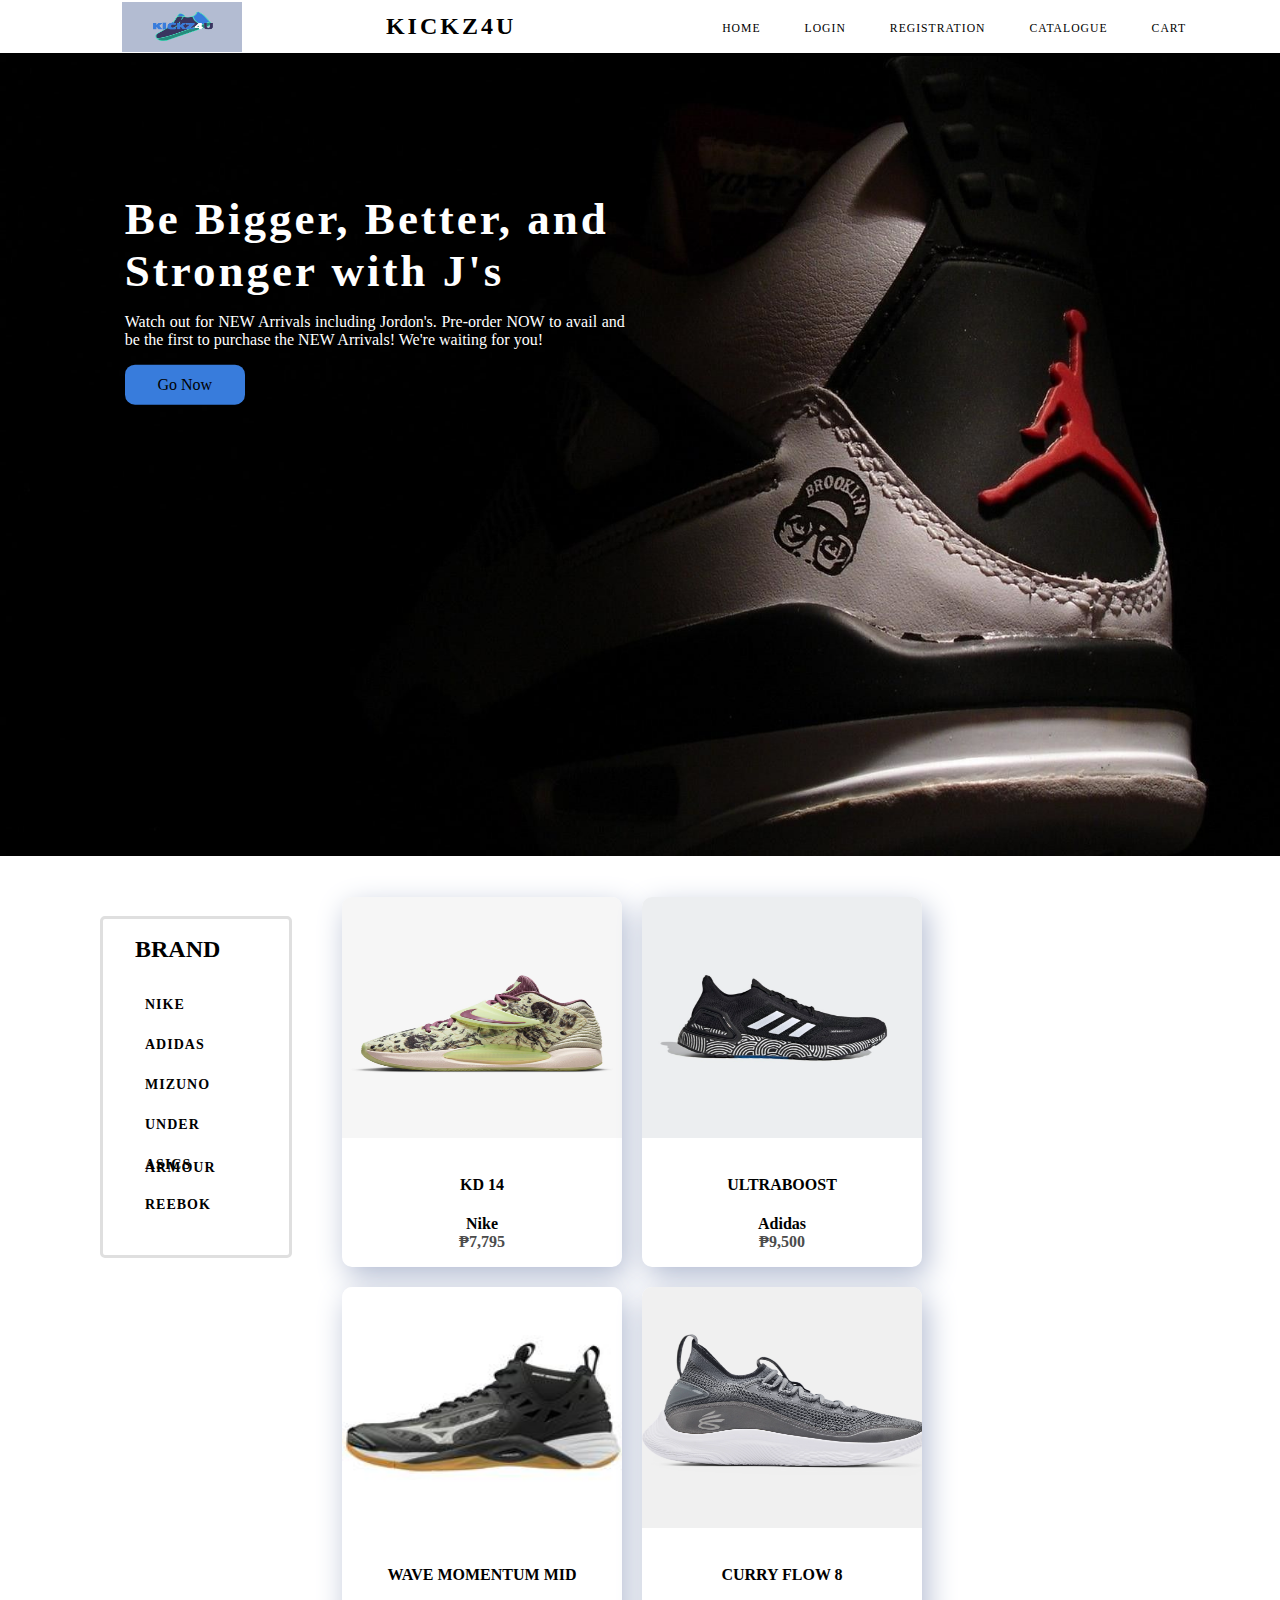
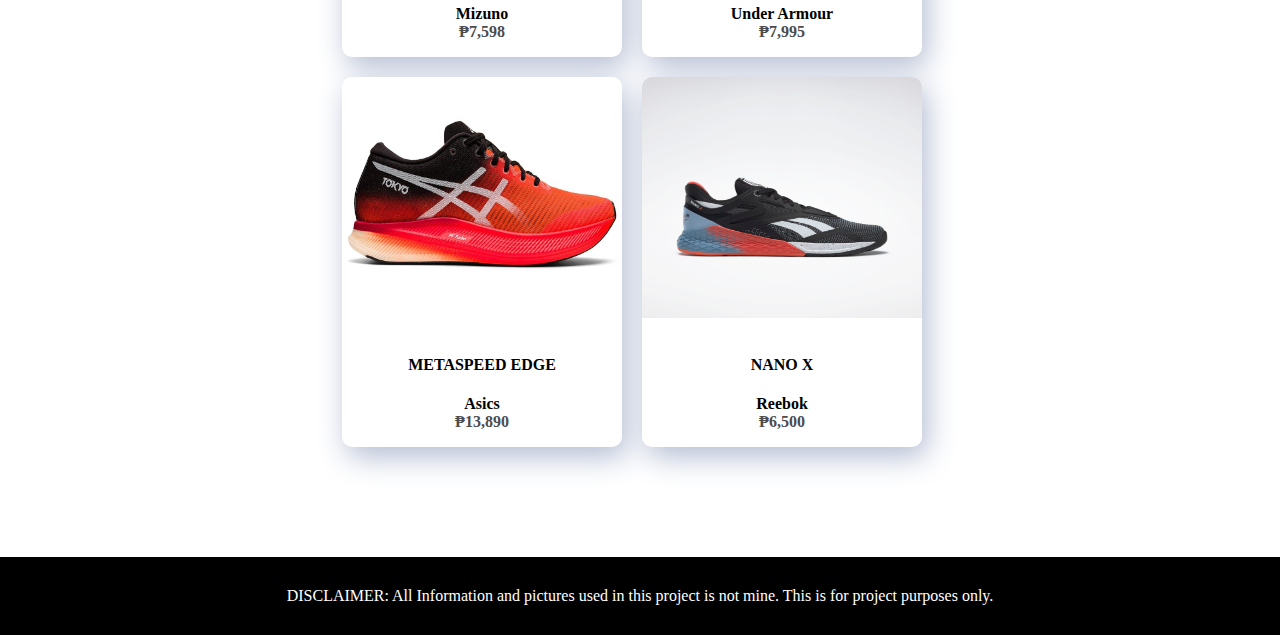
<file: index.html>
<!DOCTYPE html>
<html>

<head>
    <meta charset="UTF-8">
    <meta name="viewport" content="width=device-width, initial-scale=1.0">
    <title>Footwear Store</title>
    <link rel="stylesheet" href="style.css">
</head>

<body>
    <section class="header">
        <nav class="top-nav">
            <a href="index.html" style="margin-left: 50px;">
                <img src="images/logo1.png" height="50" width="120">
            </a>
            <a href="index.html" style="color: black;letter-spacing: 3px;">
                <h2>KICKZ4U</h2>
            </a>
            <ul class="menu">
                <li><a href="#" class="active">Home</a></li>
                <li><a href="login.html" class="inactive1">Login</a></li>
                <li><a href="#" class="inactive1">Registration</a></li>
                <li><a href="#" class="inactive1">Catalogue</a></li>
                <li><a href="#" class="inactive1">Cart</a></li>
            </ul>
        </nav>
        <div class="header-Feature">
            <div class="main-heading">
                <h1>Be Bigger, Better, and Stronger with J's</h1>
                <p style="text-align: justify;">Watch out for NEW Arrivals including Jordon's. Pre-order NOW to
                 avail and be the first to purchase the NEW Arrivals! We're waiting for you!</p>
                <a class="main-btn" href="#">Go Now</a>
            </div>
        </div>
    </section>
    <section class="mainContent">
        <div class="left-nav">
            <nav class="brand-list">
                <ul class="menu">
                    <h2>Brand</h2>
                    <li><a href="#" class="inactive2">Nike</a></li>
                    <li><a href="#" class="inactive2">Adidas</a></li>
                    <li><a href="#" class="inactive2">Mizuno</a></li>
                    <li><a href="#" class="inactive2">Under Armour</a></li>
                    <li><a href="#" class="inactive2">Asics</a></li>
                    <li><a href="#" class="inactive2">Reebok</a></li>
                </ul>
            </nav>
        </div>
        <div class="mainFrame">
            <ul>
                <li class="item-list">
                    <a href="kd14.html">
                        <div class="item-box">
                            <div class="i-img">
                                <img src="images/Nike/KD14/kd14-side.jpg">
                            </div>
                            <div class="i-text">
                                <h4>KD 14</h4>
                                <b>Nike</b>
                                <b style="color: #4c4c4c;">₱7,795</b>
                            </div>
                        </div>
                    </a>
                </li>
                <li class="item-list">
                    <a href="Ultraboost.html">
                        <div class="item-box">
                            <div class="i-img">
                                <img src="images/Adidas/Ultraboost summer/Ultraboost-side.jpg">
                            </div>
                            <div class="i-text">
                                <h4>ULTRABOOST</h4>
                                <b>Adidas</b>
                                <b style="color: #4c4c4c;">₱9,500</b>
                            </div>
                        </div>
                    </a>
                </li>
                <li class="item-list">
                    <a href="Wave-Momentum-Mid.html">
                        <div class="item-box">
                            <div class="i-img">
                                <img src="images/Mizuno/Wave Momentum Mid Volleyball Men Shoes/wave-momentum-mid-side-thumbnail.jpg">
                            </div>
                            <div class="i-text">
                                <h4>WAVE MOMENTUM MID</h4>
                                <b>Mizuno</b>
                                <b style="color: #4c4c4c;">₱7,598</b>
                            </div>
                        </div>
                    </a>
                </li>
            </ul>
            <ul>
                <li class="item-list">
                    <a href="curry-flow-8.html">
                        <div class="item-box">
                            <div class="i-img">
                                <img src="images/Under Armour/Curry Flow 8/Curry-Flow-8-other-side.jpg">
                            </div>
                            <div class="i-text">
                                <h4>CURRY FLOW 8</h4>
                                <b>Under Armour</b>
                                <b style="color: #4c4c4c;">₱7,995</b>
                            </div>
                        </div>
                    </a>
                </li>
                <li class="item-list">
                    <a href="metaspeed-edge.html">
                        <div class="item-box">
                            <div class="i-img">
                                <img src="images/Asics/Metaspeed Edge/Metaspeed-edge-side.jpg">
                            </div>
                            <div class="i-text">
                                <h4>METASPEED EDGE</h4>
                                <b>Asics</b>
                                <b style="color: #4c4c4c;">₱13,890</b>
                            </div>
                        </div>
                    </a>
                </li>
                <li class="item-list">
                    <a href="Nanoshoes-X.html">
                        <div class="item-box">
                            <div class="i-img">
                                <img src="images/Reebok/Reebok Nano X/Reebok-nano-x-side.jpg">
                            </div>
                            <div class="i-text">
                                <h4>NANO X</h4>
                                <b>Reebok</b>
                                <b style="color: #4c4c4c;">₱6,500</b>
                            </div>
                        </div>
                    </a>
                </li>
            </ul>
        </div>
    </section>

    <div class="footer">
        <div>
            DISCLAIMER: All Information and pictures used in this project is not mine. This is for project purposes only.
        </div>
    </div>
</body>

</html>
</file>
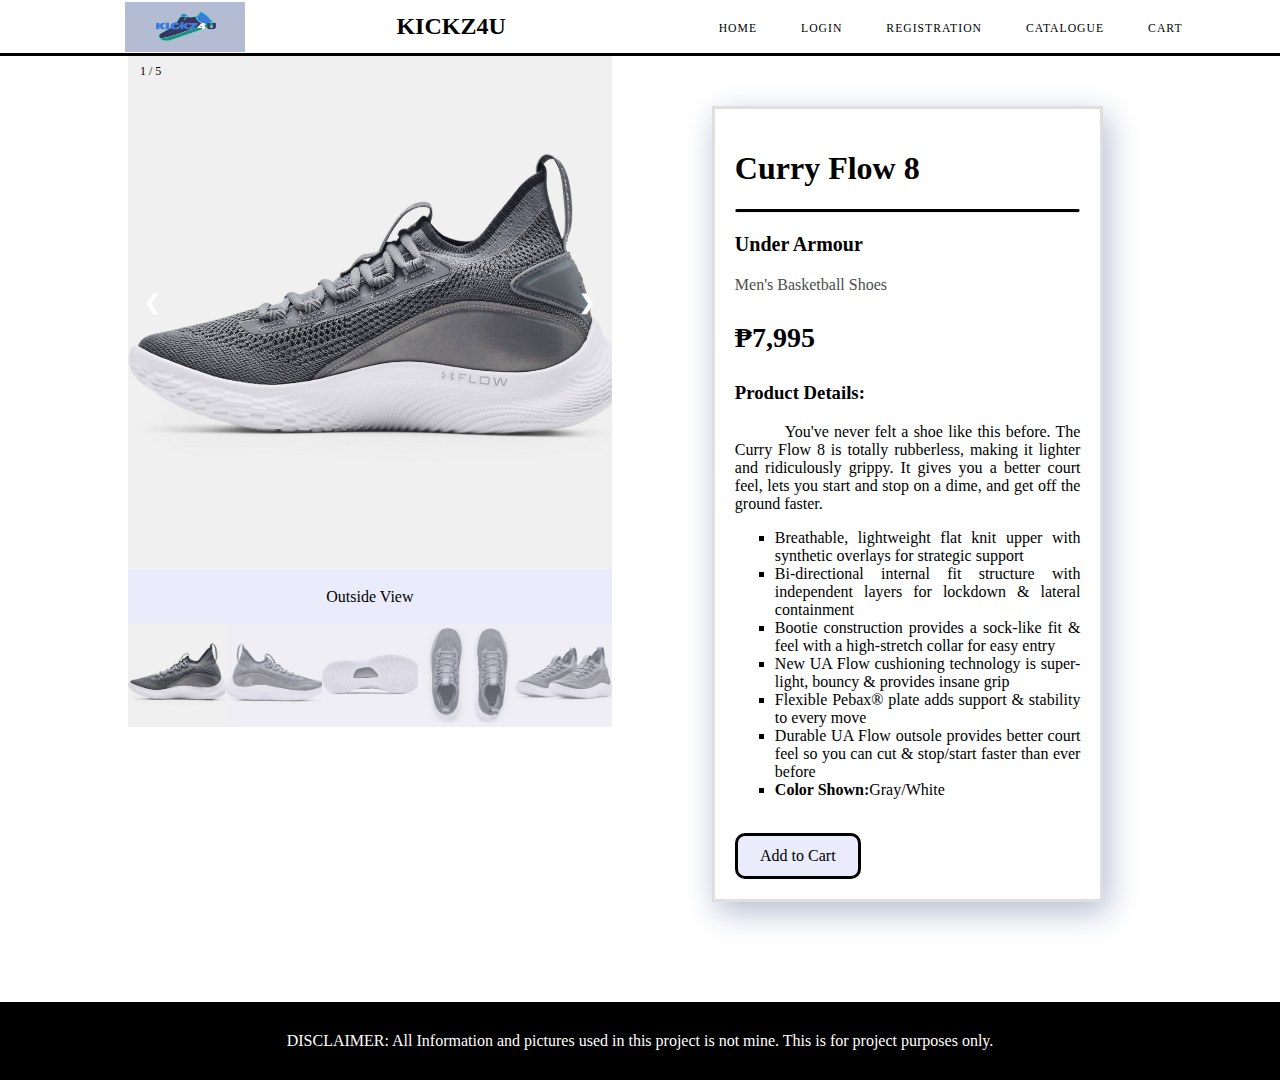
<file: curry-flow-8.html>
<!DOCTYPE html>
<html>

<head>
    <meta charset="UTF-8">
    <meta name="viewport" content="width=device-width, initial-scale=1.0">
    <title>Footwear Store</title>
    <link rel="stylesheet" href="style.css">
</head>

<body>
    <section class="header">
        <nav class="top-nav">
            <a href="index.html" style="margin-left: 50px;">
                <img src="images/logo1.png" height="50" width="120">
            </a>
            <a href="index.html" style="color: black;">
                <h2>KICKZ4U</h2>
            </a>
            <ul class="menu">
                <li><a href="index.html" class="inactive1">Home</a></li>
                <li><a href="login.html" class="inactive1">Login</a></li>
                <li><a href="#" class="inactive1">Registration</a></li>
                <li><a href="#" class="inactive1">Catalogue</a></li>
                <li><a href="#" class="inactive1">Cart</a></li>
            </ul>
        </nav>
    </section>
    <section class="item-content">
        <div class="item-gallery">
            <div>
                <div class="container">
                    <div class="Slides">
                        <div class="numbertext">1 / 5</div>
                        <img src="images/Under Armour/Curry Flow 8/Curry-Flow-8-side.jpg" style="width:100%">
                    </div>

                    <div class="Slides">
                        <div class="numbertext">2 / 5</div>
                        <img src="images/Under Armour/Curry Flow 8/Curry-Flow-8-other-side.jpg" style="width:100%">
                    </div>

                    <div class="Slides">
                        <div class="numbertext">3 / 5</div>
                        <img src="images/Under Armour/Curry Flow 8/Curry-Flow-8-sole.jpg" style="width:100%">
                    </div>

                    <div class="Slides">
                        <div class="numbertext">4 / 5</div>
                        <img src="images/Under Armour/Curry Flow 8/Curry-Flow-8-top.jpg" style="width:100%">
                    </div>

                    <div class="Slides">
                        <div class="numbertext">5 / 5</div>
                        <img src="images/Under Armour/Curry Flow 8/Curry-Flow-8-Angled.jpg" style="width:100%">
                    </div>

                    <a class="prev" onclick="plusSlides(-1)">❮</a>
                    <a class="next" onclick="plusSlides(1)">❯</a>

                    <div class="caption-container">
                        <p id="caption"></p>
                    </div>

                    <div class="row">
                        <div class="column5">
                            <img class="thumbnails" src="images/Under Armour/Curry Flow 8/Curry-Flow-8-side.jpg"
                                onclick="currentSlide(1)" alt="Outside View">
                        </div>
                        <div class="column5">
                            <img class="thumbnails" src="images/Under Armour/Curry Flow 8/Curry-Flow-8-other-side.jpg"
                                onclick="currentSlide(2)" alt="Inside View">
                        </div>
                        <div class="column5">
                            <img class="thumbnails" src="images/Under Armour/Curry Flow 8/Curry-Flow-8-sole.jpg"
                                onclick="currentSlide(3)" alt="Sole View">
                        </div>
                        <div class="column5">
                            <img class="thumbnails" src="images/Under Armour/Curry Flow 8/Curry-Flow-8-top.jpg"
                                onclick="currentSlide(4)" alt="Top View">
                        </div>
                        <div class="column5">
                            <img class="thumbnails" src="images/Under Armour/Curry Flow 8/Curry-Flow-8-Angled.jpg"
                                onclick="currentSlide(5)" alt="Angled Front View">
                        </div>
                    </div>
                </div>

                <script>
                    var slideIndex = 1;
                    showSlides(slideIndex);

                    function plusSlides(n) {
                        showSlides(slideIndex += n);
                    }

                    function currentSlide(n) {
                        showSlides(slideIndex = n);
                    }

                    function showSlides(n) {
                        var i;
                        var slides = document.getElementsByClassName("Slides");
                        var dots = document.getElementsByClassName("thumbnails");
                        var captionText = document.getElementById("caption");
                        if (n > slides.length) {
                            slideIndex = 1
                        }
                        if (n < 1) {
                            slideIndex = slides.length
                        }
                        for (i = 0; i < slides.length; i++) {
                            slides[i].style.display = "none";
                        }
                        for (i = 0; i < dots.length; i++) {
                            dots[i].className = dots[i].className.replace(" active", "");
                        }
                        slides[slideIndex - 1].style.display = "block";
                        dots[slideIndex - 1].className += " active";
                        captionText.innerHTML = dots[slideIndex - 1].alt;
                    }
                </script>
            </div>
        </div>
        <div class="item-info">
            <div>
                <h1>Curry Flow 8</h1>
                <hr style="border-top: 3px solid black; border-radius: 5px;">
                <h3 style="font-size: 20px;">Under Armour</h3>
                <div style="color: #4c4c4c;">Men's Basketball Shoes</div>
                <h3 style="font-size: 28px;">₱7,995</h3>
                <h3>Product Details:</h3>
                <p style="text-indent: 50px; text-align: justify;">
                    You've never felt a shoe like this before. The Curry Flow 8 is totally rubberless, making it lighter
                    and ridiculously grippy. It gives you a better court feel, lets you start and stop on a dime, and
                    get off the ground faster.
                </p>
                <ul style="list-style: square; text-align: Justify;">
                    <li>Breathable, lightweight flat knit upper with synthetic overlays for strategic support</li>
                    <li>Bi-directional internal fit structure with independent layers for lockdown & lateral containment
                    </li>
                    <li>Bootie construction provides a sock-like fit & feel with a high-stretch collar for easy entry
                    </li>
                    <li>New UA Flow cushioning technology is super-light, bouncy & provides insane grip</li>
                    <li>Flexible Pebax® plate adds support & stability to every move</li>
                    <li>Durable UA Flow outsole provides better court feel so you can cut & stop/start faster than ever
                        before</li>
                    <li><b>Color Shown:</b>Gray/White</li>
                </ul>
                <br>
                <a class="add-to-cart-btn" href="#">Add to Cart</a>
            </div>
        </div>
    </section>
    <div class="footer">
        <div>
            DISCLAIMER: All Information and pictures used in this project is not mine. This is for project purposes
            only.
        </div>
    </div>
</body>

</html>
</file>
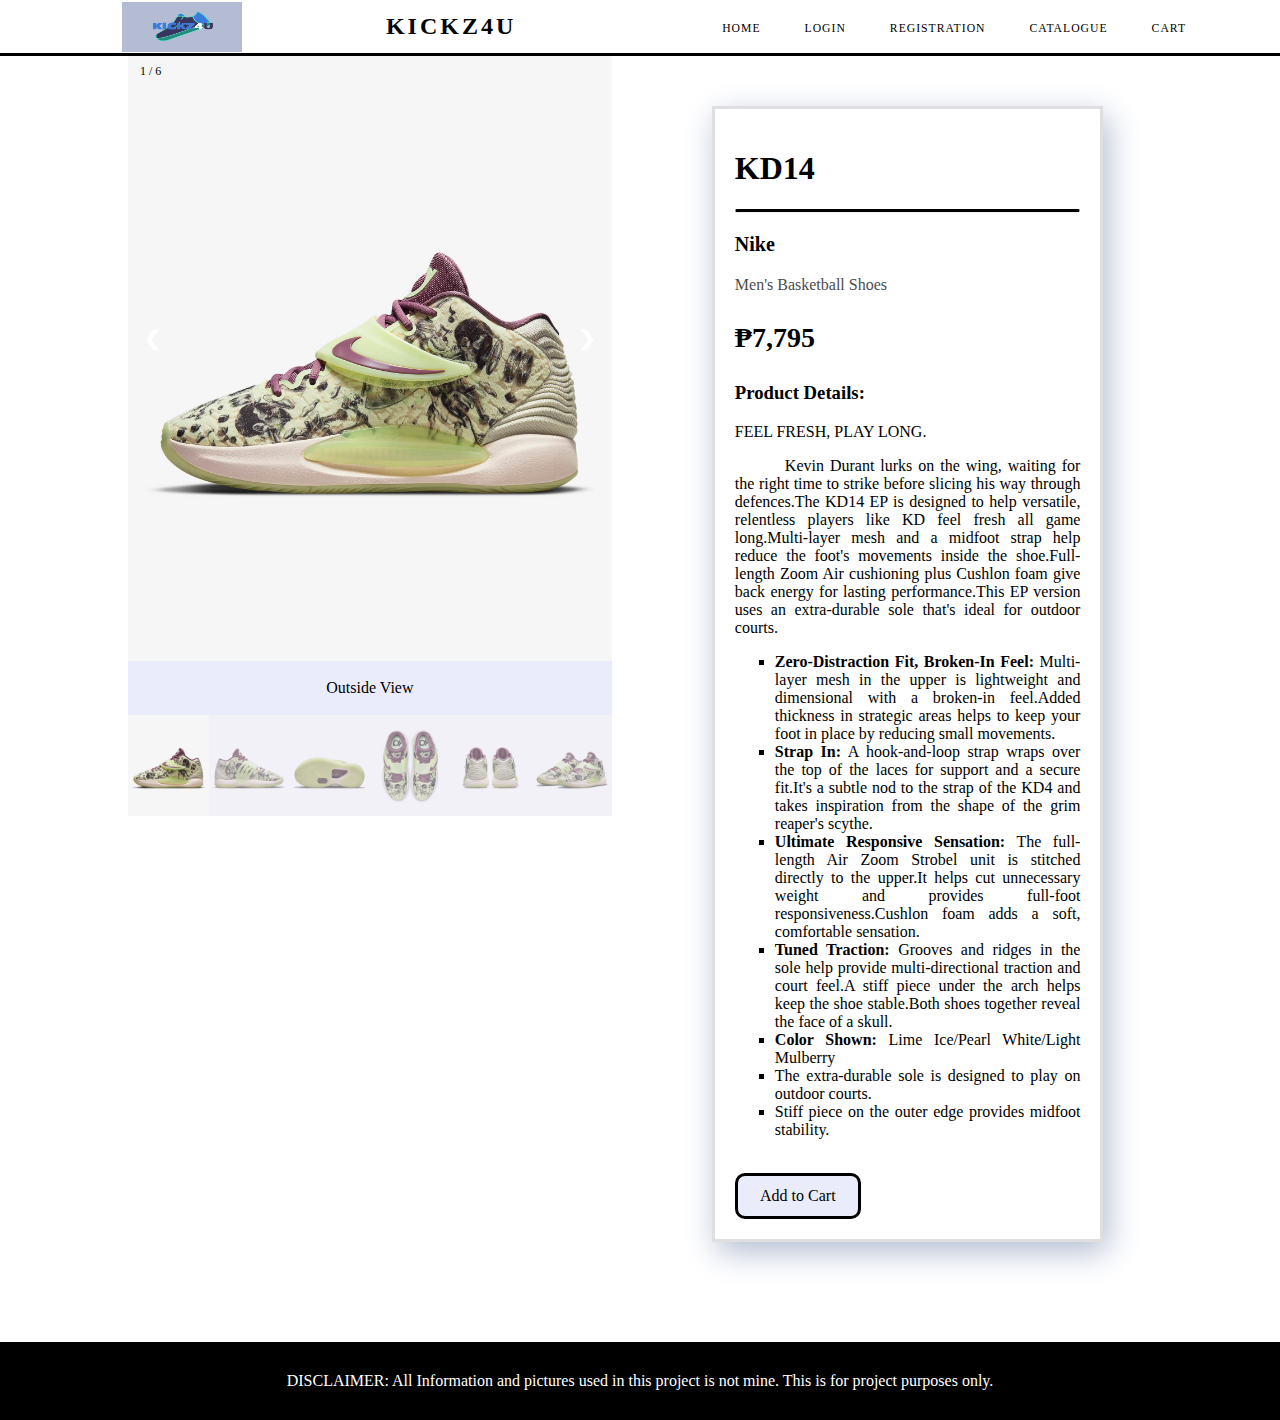
<file: kd14.html>
<!DOCTYPE html>
<html>

<head>
    <meta charset="UTF-8">
    <meta name="viewport" content="width=device-width, initial-scale=1.0">
    <title>Footwear Store</title>
    <link rel="stylesheet" href="style.css">
</head>

<body>
    <section class="header">
        <nav class="top-nav">
            <a href="index.html" style="margin-left: 50px;">
                <img src="images/logo1.png" height="50" width="120">
            </a>
            <a href="index.html" style="color: black;letter-spacing: 3px;">
                <h2>KICKZ4U</h2>
            </a>
            <ul class="menu">
                <li><a href="index.html" class="inactive1">Home</a></li>
                <li><a href="login.html" class="inactive1">Login</a></li>
                <li><a href="#" class="inactive1">Registration</a></li>
                <li><a href="#" class="inactive1">Catalogue</a></li>
                <li><a href="#" class="inactive1">Cart</a></li>
            </ul>
        </nav>
    </section>
    <section class="item-content">
        <div class="item-gallery">
            <div>
                <div class="container">
                    <div class="Slides">
                        <div class="numbertext">1 / 6</div>
                        <img src="images/Nike/KD14/kd14-side.jpg" style="width:100%">
                    </div>

                    <div class="Slides">
                        <div class="numbertext">2 / 6</div>
                        <img src="images/Nike/KD14/kd14-other-side.jpg" style="width:100%">
                    </div>

                    <div class="Slides">
                        <div class="numbertext">3 / 6</div>
                        <img src="images/Nike/KD14/kd14-sole.jpg" style="width:100%">
                    </div>

                    <div class="Slides">
                        <div class="numbertext">4 / 6</div>
                        <img src="images/Nike/KD14/kd14-top.jpg" style="width:100%">
                    </div>

                    <div class="Slides">
                        <div class="numbertext">5 / 6</div>
                        <img src="images/Nike/KD14/kd-14-back.jpg" style="width:100%">
                    </div>

                    <div class="Slides">
                        <div class="numbertext">6 / 6</div>
                        <img src="images/Nike/KD14/kd-14-angled.jpg" style="width:100%">
                    </div>

                    <a class="prev" onclick="plusSlides(-1)">❮</a>
                    <a class="next" onclick="plusSlides(1)">❯</a>

                    <div class="caption-container">
                        <p id="caption"></p>
                    </div>

                    <div class="row">
                        <div class="column6">
                            <img class="thumbnails" src="images/Nike/KD14/kd14-side.jpg" style="width:100%" onclick="currentSlide(1)" alt="Outside View">
                        </div>
                        <div class="column6">
                            <img class="thumbnails" src="images/Nike/KD14/kd14-other-side.jpg" style="width:100%" onclick="currentSlide(2)" alt="Inside View">
                        </div>
                        <div class="column6">
                            <img class="thumbnails" src="images/Nike/KD14/kd14-sole.jpg" style="width:100%" onclick="currentSlide(3)" alt="Sole View">
                        </div>
                        <div class="column6">
                            <img class="thumbnails" src="images/Nike/KD14/kd14-top.jpg" style="width:100%" onclick="currentSlide(4)" alt="Top View">
                        </div>
                        <div class="column6">
                            <img class="thumbnails" src="images/Nike/KD14/kd-14-back.jpg" style="width:100%" onclick="currentSlide(5)" alt="Back View">
                        </div>
                        <div class="column6">
                            <img class="thumbnails" src="images/Nike/KD14/kd-14-angled.jpg" style="width:100%" onclick="currentSlide(6)" alt="Angled Front View">
                        </div>
                    </div>
                </div>

                <script>
                    var slideIndex = 1;
                    showSlides(slideIndex);

                    function plusSlides(n) {
                        showSlides(slideIndex += n);
                    }

                    function currentSlide(n) {
                        showSlides(slideIndex = n);
                    }

                    function showSlides(n) {
                        var i;
                        var slides = document.getElementsByClassName("Slides");
                        var dots = document.getElementsByClassName("thumbnails");
                        var captionText = document.getElementById("caption");
                        if (n > slides.length) {
                            slideIndex = 1
                        }
                        if (n < 1) {
                            slideIndex = slides.length
                        }
                        for (i = 0; i < slides.length; i++) {
                            slides[i].style.display = "none";
                        }
                        for (i = 0; i < dots.length; i++) {
                            dots[i].className = dots[i].className.replace(" active", "");
                        }
                        slides[slideIndex - 1].style.display = "block";
                        dots[slideIndex - 1].className += " active";
                        captionText.innerHTML = dots[slideIndex - 1].alt;
                    }
                </script>
            </div>
        </div>
        <div class="item-info">
            <div>
                <h1>KD14</h1>
                <hr style="border-top: 3px solid black; border-radius: 5px;">
                <h3 style="font-size: 20px;">Nike</h3>
                <div style="color: #4c4c4c;">Men's Basketball Shoes</div>
                <h3 style="font-size: 28px;">₱7,795</h3>
                <h3>Product Details:</h3>
                FEEL FRESH, PLAY LONG.
                <br>
                <p style="text-indent: 50px; text-align: justify;">
                    Kevin Durant lurks on the wing, waiting for the right time to strike before slicing his way through defences.The KD14 EP is designed to help versatile, relentless players like KD feel fresh all game long.Multi-layer mesh and a midfoot strap help reduce the foot's movements inside the shoe.Full-length Zoom Air cushioning plus Cushlon foam give back energy for lasting performance.This EP version uses an extra-durable sole that's ideal for outdoor courts.</p>
                <ul style="list-style: square; text-align: Justify;">
                    <li><b>Zero-Distraction Fit, Broken-In Feel:</b> Multi-layer mesh in the upper is lightweight and dimensional with a broken-in feel.Added thickness in strategic areas helps to keep your foot in place by reducing small movements.</li>
                    <li><b>Strap In:</b> A hook-and-loop strap wraps over the top of the laces for support and a secure fit.It's a subtle nod to the strap of the KD4 and takes inspiration from the shape of the grim reaper's scythe.</li>
                    <li><b>Ultimate Responsive Sensation:</b> The full-length Air Zoom Strobel unit is stitched directly to the upper.It helps cut unnecessary weight and provides full-foot responsiveness.Cushlon foam adds a soft, comfortable sensation.</li>
                    <li><b>Tuned Traction:</b> Grooves and ridges in the sole help provide multi-directional traction and court feel.A stiff piece under the arch helps keep the shoe stable.Both shoes together reveal the face of a skull.</li>
                    <li><b>Color Shown:</b> Lime Ice/Pearl White/Light Mulberry</li>
                    <li>The extra-durable sole is designed to play on outdoor courts.</li>
                    <li>Stiff piece on the outer edge provides midfoot stability.</li>
                </ul>
                <br>
                <a class="add-to-cart-btn" href="#">Add to Cart</a>
            </div>
        </div>
    </section>
    <div class="footer">
        <div>
            DISCLAIMER: All Information and pictures used in this project is not mine. This is for project purposes only.
        </div>
    </div>
</body>

</html>
</file>
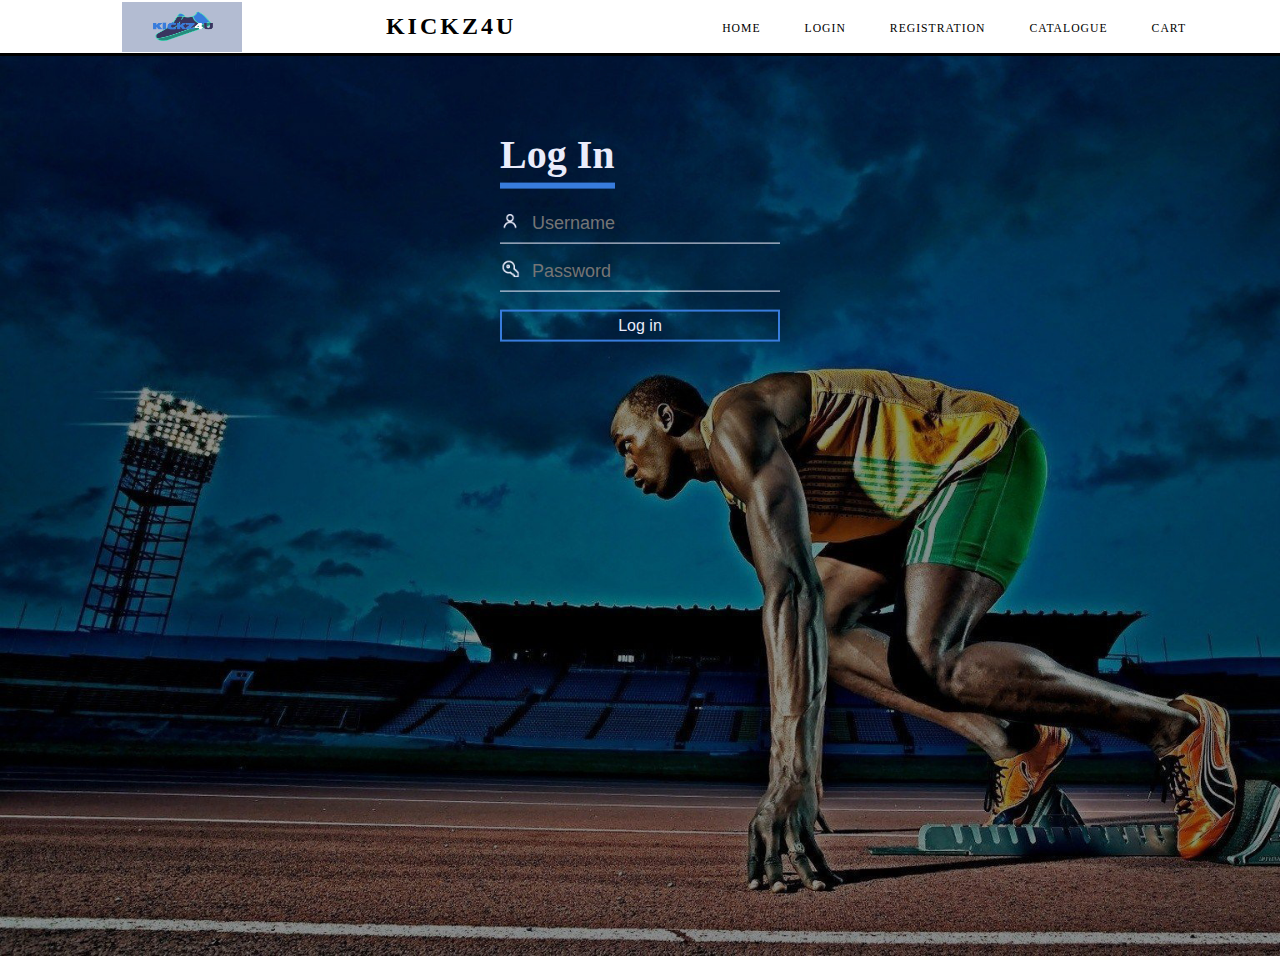
<file: Login.html>
<html>

<head>
    <meta charset="UTF-8">
    <meta name="viewport" content="width=device-width, initial-scale=1.0">
    <title>Log-in</title>
    <link rel="stylesheet" href="style.css">
</head>

<style>
    .login-body {
        height: 100%;
        width: 100%;
        background-repeat: no-repeat;
        background-size: cover;
        background-image: url(images/bg.jpg);
        flex-wrap: wrap;
    }

    .login-box {
        width: 280px;
        position: absolute;
        top: 25%;
        left: 50%;
        transform: translate(-50%, -50%);
        color: white;
    }

    .login-box h1 {
        float: left;
        font-size: 40px;
        border-bottom: 6px solid #387cdc;
        margin-bottom: 15px;
        padding: 5px 0;
        color: #eaecfb;
    }

    .textbox {
        width: 100%;
        overflow: hidden;
        font-size: 20px;
        padding: 8px 0;
        margin: 8px 0;
        border-bottom: 1px solid #eaecfb;
    }

    .textbox i {
        float: left;
        text-align: center;
    }

    .textbox input {
        border: none;
        outline: none;
        background: none;
        color: white;
        font-size: 18px;
        width: 80%;
        float: left;
        margin: 0 10px;
    }

    .btn {
        width: 100%;
        background: none;
        border: 2px solid #387cdc;
        color: #eaecfb;
        padding: 5px;
        font-size: 16px;
        cursor: pointer;
        margin: 10px 0;
    }
</style>

<body>
    <section class="header">
        <nav class="top-nav">
            <a href="index.html" style="margin-left: 50px;">
                <img src="images/logo1.png" height="50" width="120">
            </a>
            <a href="index.html" style="color: black;letter-spacing: 3px;">
                <h2>KICKZ4U</h2>
            </a>
            <ul class="menu">
                <li><a href="index.html" class="active">Home</a></li>
                <li><a href="login.html" class="inactive1">Login</a></li>
                <li><a href="#" class="inactive1">Registration</a></li>
                <li><a href="#" class="inactive1">Catalogue</a></li>
                <li><a href="#" class="inactive1">Cart</a></li>
            </ul>
        </nav>
    </section>
    <section class="login-body">
        <div class="login-box">
            <h1> Log In </h1>
            <div class="textbox">
                <i><img src="images/user.png" alt="user" width="20" height="20"></i>
                <input type="text" placeholder="Username" name="" value="">
            </div>
            <div class="textbox">
                <i><img src="images/password.png" alt="password" width="20" height="20"></i>
                <input type="password" placeholder="Password" name="" value="">
            </div>
            <input class="btn" type="button" name="" value="Log in">
        </div>
    </section>
</body>

</html>
</file>
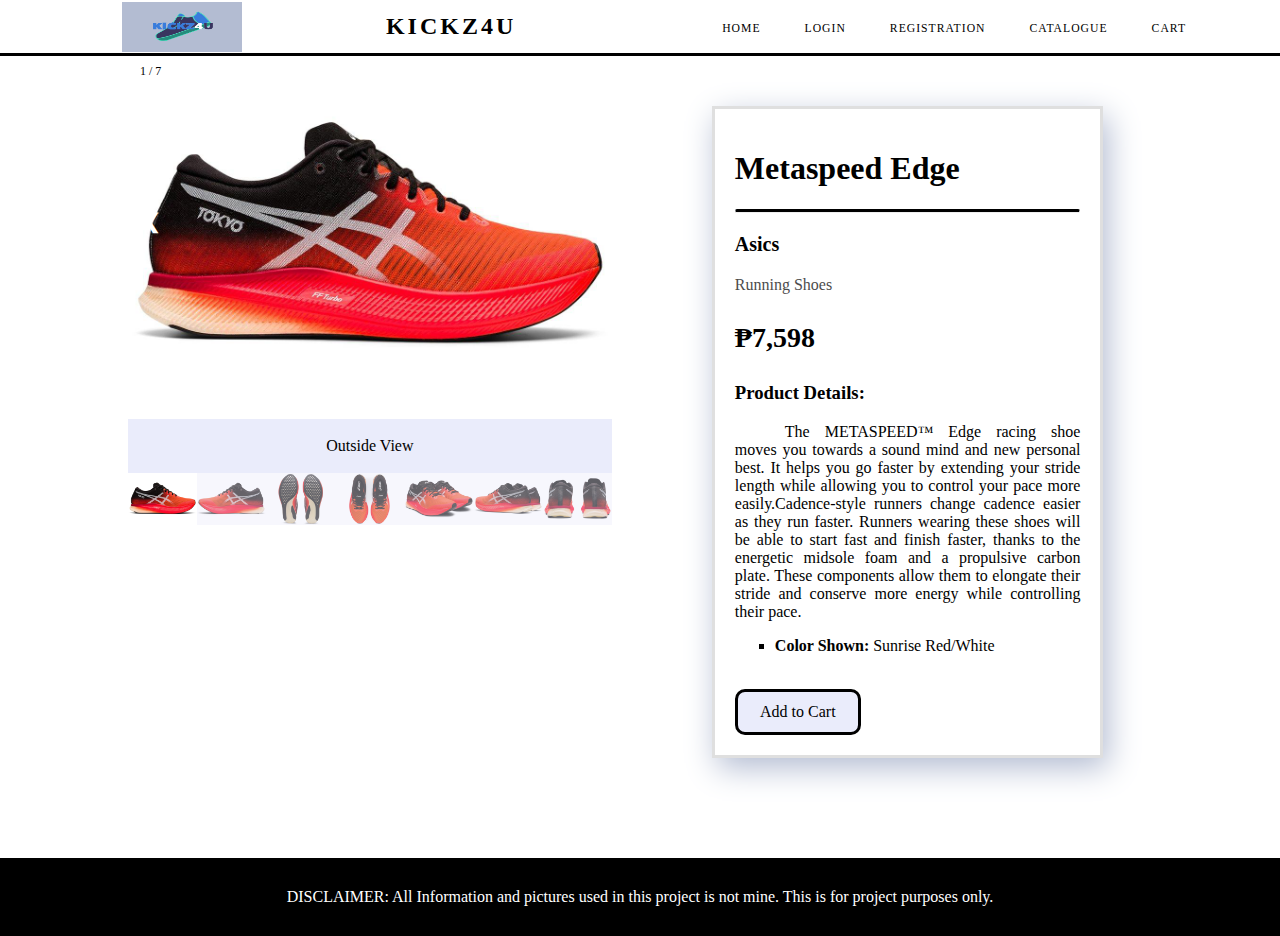
<file: metaspeed-edge.html>
<!DOCTYPE html>
<html>

<head>
    <meta charset="UTF-8">
    <meta name="viewport" content="width=device-width, initial-scale=1.0">
    <title>Footwear Store</title>
    <link rel="stylesheet" href="style.css">
</head>

<body>
    <section class="header">
        <nav class="top-nav">
            <a href="index.html" style="margin-left: 50px;">
                <img src="images/logo1.png" height="50" width="120">
            </a>
            <a href="index.html" style="color: black;letter-spacing: 3px;">
                <h2>KICKZ4U</h2>
            </a>
            <ul class="menu">
                <li><a href="index.html" class="inactive1">Home</a></li>
                <li><a href="login.html" class="inactive1">Login</a></li>
                <li><a href="#" class="inactive1">Registration</a></li>
                <li><a href="#" class="inactive1">Catalogue</a></li>
                <li><a href="#" class="inactive1">Cart</a></li>
            </ul>
        </nav>
    </section>
    <section class="item-content">
        <div class="item-gallery">
            <div>
                <div class="container">
                    <div class="Slides">
                        <div class="numbertext">1 / 7</div>
                        <img src="images/Asics/Metaspeed Edge/Metaspeed-edge-side.jpg" style="width:100%">
                    </div>

                    <div class="Slides">
                        <div class="numbertext">2 / 7</div>
                        <img src="images/Asics/Metaspeed Edge/Metaspeed-edge-other-side.jpg" style="width:100%">
                    </div>

                    <div class="Slides">
                        <div class="numbertext">3 / 7</div>
                        <img src="images/Asics/Metaspeed Edge/Metaspeed-edge-sole.jpg" style="width:100%">
                    </div>

                    <div class="Slides">
                        <div class="numbertext">4 / 7</div>
                        <img src="images/Asics/Metaspeed Edge/Metaspeed-edge-top.jpg" style="width:100%">
                    </div>

                    <div class="Slides">
                        <div class="numbertext">5 / 7</div>
                        <img src="images/Asics/Metaspeed Edge/Metaspeed-edge-angled.jpg" style="width:100%">
                    </div>

                    <div class="Slides">
                        <div class="numbertext">6 / 7</div>
                        <img src="images/Asics/Metaspeed Edge/Metaspeed-edge-angled-back.jpg" style="width:100%">
                    </div>

                    <div class="Slides">
                        <div class="numbertext">7 / 7</div>
                        <img src="images/Asics/Metaspeed Edge/Metaspeed-edge-back.jpg" style="width:100%">
                    </div>

                    <a class="prev" onclick="plusSlides(-1)">❮</a>
                    <a class="next" onclick="plusSlides(1)">❯</a>

                    <div class="caption-container">
                        <p id="caption"></p>
                    </div>

                    <div class="row">
                        <div class="column7">
                            <img class="thumbnails" src="images/Asics/Metaspeed Edge/Metaspeed-edge-side.jpg" onclick="currentSlide(1)" alt="Outside View">
                        </div>
                        <div class="column7">
                            <img class="thumbnails" src="images/Asics/Metaspeed Edge/Metaspeed-edge-other-side.jpg" onclick="currentSlide(2)" alt="Inside View">
                        </div>
                        <div class="column7">
                            <img class="thumbnails" src="images/Asics/Metaspeed Edge/Metaspeed-edge-sole.jpg" onclick="currentSlide(3)" alt="Sole View">
                        </div>
                        <div class="column7">
                            <img class="thumbnails" src="images/Asics/Metaspeed Edge/Metaspeed-edge-top.jpg" onclick="currentSlide(4)" alt="Top View">
                        </div>
                        <div class="column7">
                            <img class="thumbnails" src="images/Asics/Metaspeed Edge/Metaspeed-edge-angled.jpg" onclick="currentSlide(5)" alt="Angled Front View">
                        </div>
                        <div class="column7">
                            <img class="thumbnails" src="images/Asics/Metaspeed Edge/Metaspeed-edge-angled-back.jpg" onclick="currentSlide(6)" alt="Angled Back View">
                        </div>
                        <div class="column7">
                            <img class="thumbnails" src="images/Asics/Metaspeed Edge/Metaspeed-edge-back.jpg" onclick="currentSlide(7)" alt="Back View">
                        </div>
                    </div>
                </div>

                <script>
                    var slideIndex = 1;
                    showSlides(slideIndex);

                    function plusSlides(n) {
                        showSlides(slideIndex += n);
                    }

                    function currentSlide(n) {
                        showSlides(slideIndex = n);
                    }

                    function showSlides(n) {
                        var i;
                        var slides = document.getElementsByClassName("Slides");
                        var dots = document.getElementsByClassName("thumbnails");
                        var captionText = document.getElementById("caption");
                        if (n > slides.length) {
                            slideIndex = 1
                        }
                        if (n < 1) {
                            slideIndex = slides.length
                        }
                        for (i = 0; i < slides.length; i++) {
                            slides[i].style.display = "none";
                        }
                        for (i = 0; i < dots.length; i++) {
                            dots[i].className = dots[i].className.replace(" active", "");
                        }
                        slides[slideIndex - 1].style.display = "block";
                        dots[slideIndex - 1].className += " active";
                        captionText.innerHTML = dots[slideIndex - 1].alt;
                    }
                </script>
            </div>
        </div>
        <div class="item-info">
            <div>
                <h1>Metaspeed Edge</h1>
                <hr style="border-top: 3px solid black; border-radius: 5px;">
                <h3 style="font-size: 20px;">Asics</h3>
                <div style="color: #4c4c4c;">Running Shoes</div>
                <h3 style="font-size: 28px;">₱7,598</h3>
                <h3>Product Details:</h3>
                <p style="text-indent: 50px; text-align: justify;">
                    The METASPEED™ Edge racing shoe moves you towards a sound mind and new personal best. It helps you
                    go faster by extending your stride length while allowing you to control your pace more
                    easily.​Cadence-style runners change cadence easier as they run faster. Runners wearing these shoes
                    will be able to start fast and finish faster, thanks to the energetic midsole foam and a propulsive
                    carbon plate. These components allow them to elongate their stride and conserve more energy while
                    controlling their pace.</p>
                <ul style="list-style:square; text-align: Justify;">
                    <li><b>Color Shown:</b> Sunrise Red/White</li>
                </ul>
                <br>
                <a class="add-to-cart-btn" href="#">Add to Cart</a>
            </div>
        </div>
    </section>
    <div class="footer">
        <div>
            DISCLAIMER: All Information and pictures used in this project is not mine. This is for project purposes
            only.
        </div>
    </div>
</body>

</html>
</file>
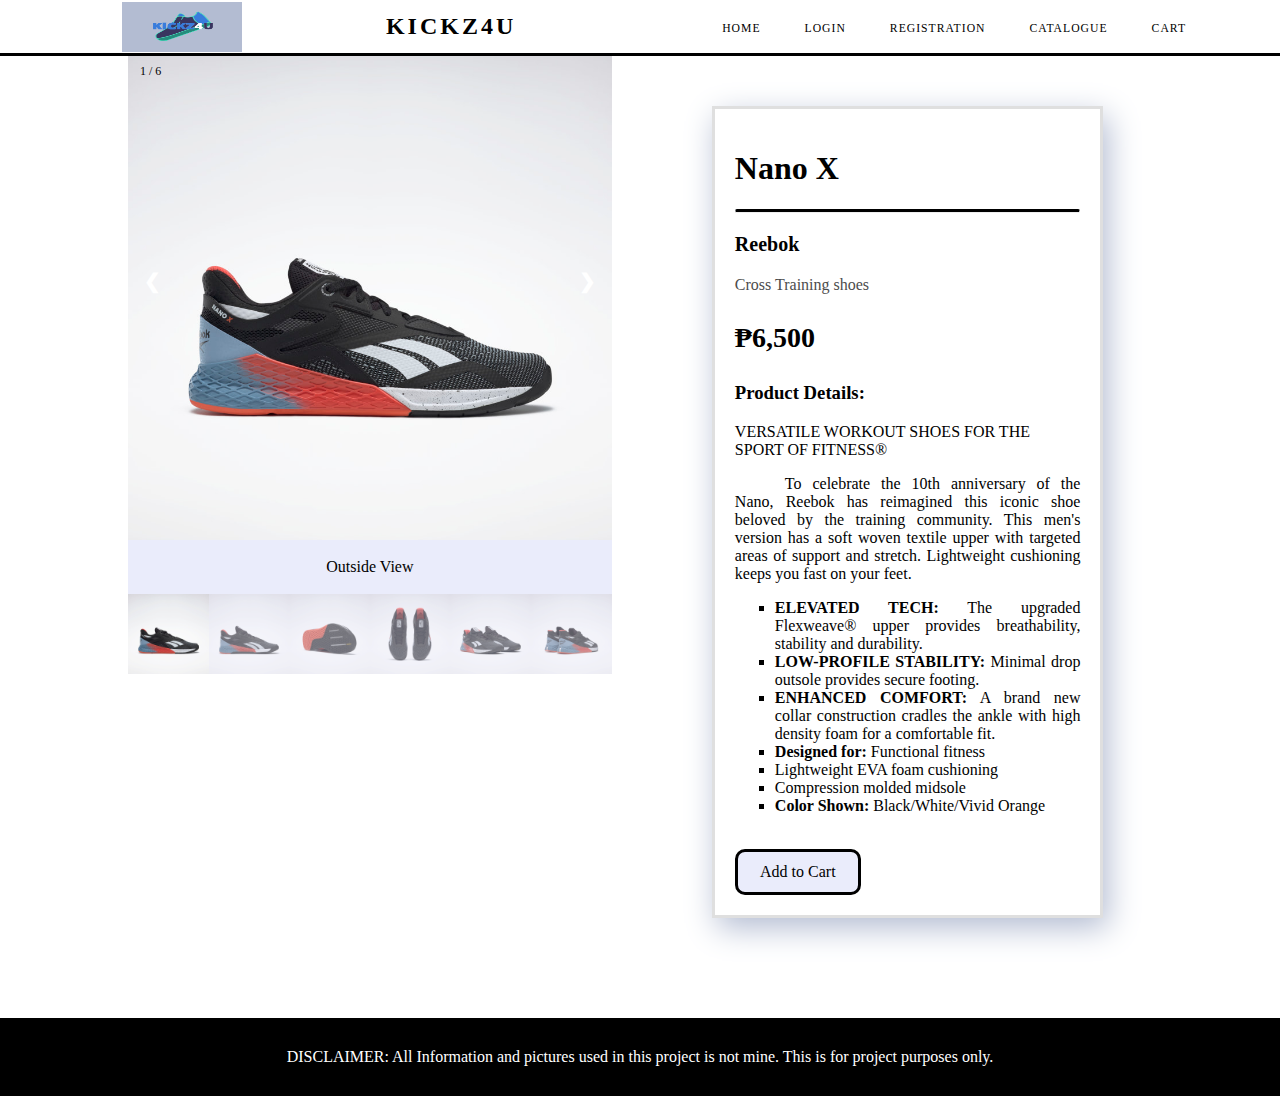
<file: Nanoshoes-X.html>
<!DOCTYPE html>
<html>

<head>
    <meta charset="UTF-8">
    <meta name="viewport" content="width=device-width, initial-scale=1.0">
    <title>Footwear Store</title>
    <link rel="stylesheet" href="style.css">
</head>

<body>
    <section class="header">
        <nav class="top-nav">
            <a href="index.html" style="margin-left: 50px;">
                <img src="images/logo1.png" height="50" width="120">
            </a>
            <a href="index.html" style="color: black;letter-spacing: 3px;">
                <h2>KICKZ4U</h2>
            </a>
            <ul class="menu">
                <li><a href="index.html" class="inactive1">Home</a></li>
                <li><a href="login.html" class="inactive1">Login</a></li>
                <li><a href="#" class="inactive1">Registration</a></li>
                <li><a href="#" class="inactive1">Catalogue</a></li>
                <li><a href="#" class="inactive1">Cart</a></li>
            </ul>
        </nav>
    </section>
    <section class="item-content">
        <div class="item-gallery">
            <div>
                <div class="container">
                    <div class="Slides">
                        <div class="numbertext">1 / 6</div>
                        <img src="images/Reebok/Reebok Nano X/Reebok-nano-x-side.jpg" style="width:100%">
                    </div>

                    <div class="Slides">
                        <div class="numbertext">2 / 6</div>
                        <img src="images/Reebok/Reebok Nano X/Reebok-nano-x-other-side.jpg" style="width:100%">
                    </div>

                    <div class="Slides">
                        <div class="numbertext">3 / 6</div>
                        <img src="images/Reebok/Reebok Nano X/Reebok-nano-x-sole.jpg" style="width:100%">
                    </div>

                    <div class="Slides">
                        <div class="numbertext">4 / 6</div>
                        <img src="images/Reebok/Reebok Nano X/Reebok-nano-x-top.jpg" style="width:100%">
                    </div>

                    <div class="Slides">
                        <div class="numbertext">5 / 6</div>
                        <img src="images/Reebok/Reebok Nano X/Reebok-nano-x-angled-side.jpg" style="width:100%">
                    </div>

                    <div class="Slides">
                        <div class="numbertext">6 / 6</div>
                        <img src="images/Reebok/Reebok Nano X/Reebok-nano-x-angled-back.jpg" style="width:100%">
                    </div>

                    <a class="prev" onclick="plusSlides(-1)">❮</a>
                    <a class="next" onclick="plusSlides(1)">❯</a>

                    <div class="caption-container">
                        <p id="caption"></p>
                    </div>

                    <div class="row">
                        <div class="column6">
                            <img class="thumbnails" src="images/Reebok/Reebok Nano X/Reebok-nano-x-side.jpg" style="width:100%"
                                onclick="currentSlide(1)" alt="Outside View">
                        </div>
                        <div class="column6">
                            <img class="thumbnails" src="images/Reebok/Reebok Nano X/Reebok-nano-x-other-side.jpg" style="width:100%"
                                onclick="currentSlide(2)" alt="Inside View">
                        </div>
                        <div class="column6">
                            <img class="thumbnails" src="images/Reebok/Reebok Nano X/Reebok-nano-x-sole.jpg" style="width:100%"
                                onclick="currentSlide(3)" alt="Sole View">
                        </div>
                        <div class="column6">
                            <img class="thumbnails" src="images/Reebok/Reebok Nano X/Reebok-nano-x-top.jpg" style="width:100%"
                                onclick="currentSlide(4)" alt="Top View">
                        </div>
                        <div class="column6">
                            <img class="thumbnails" src="images/Reebok/Reebok Nano X/Reebok-nano-x-angled-side.jpg" style="width:100%"
                                onclick="currentSlide(5)" alt="Angled Front View">
                        </div>
                        <div class="column6">
                            <img class="thumbnails" src="images/Reebok/Reebok Nano X/Reebok-nano-x-angled-back.jpg" style="width:100%"
                                onclick="currentSlide(6)" alt="Angled Back View">
                        </div>
                    </div>
                </div>

                <script>
                    var slideIndex = 1;
                    showSlides(slideIndex);

                    function plusSlides(n) {
                        showSlides(slideIndex += n);
                    }

                    function currentSlide(n) {
                        showSlides(slideIndex = n);
                    }

                    function showSlides(n) {
                        var i;
                        var slides = document.getElementsByClassName("Slides");
                        var dots = document.getElementsByClassName("thumbnails");
                        var captionText = document.getElementById("caption");
                        if (n > slides.length) {
                            slideIndex = 1
                        }
                        if (n < 1) {
                            slideIndex = slides.length
                        }
                        for (i = 0; i < slides.length; i++) {
                            slides[i].style.display = "none";
                        }
                        for (i = 0; i < dots.length; i++) {
                            dots[i].className = dots[i].className.replace(" active", "");
                        }
                        slides[slideIndex - 1].style.display = "block";
                        dots[slideIndex - 1].className += " active";
                        captionText.innerHTML = dots[slideIndex - 1].alt;
                    }
                </script>
            </div>
        </div>
        <div class="item-info">
            <div>
                <h1>Nano X</h1>
                <hr style="border-top: 3px solid black; border-radius: 5px;">
                <h3 style="font-size: 20px;">Reebok</h3>
                <div style="color: #4c4c4c;">Cross Training shoes</div>
                <h3 style="font-size: 28px;">₱6,500</h3>
                <h3>Product Details:</h3>
                VERSATILE WORKOUT SHOES FOR THE SPORT OF FITNESS®
                <br>
                <p style="text-indent: 50px; text-align: justify;">
                    To celebrate the 10th anniversary of the Nano, Reebok has reimagined this iconic shoe beloved by the
                    training community. This men's version has a soft woven textile upper with targeted areas of support
                    and stretch. Lightweight cushioning keeps you fast on your feet.</p>
                <ul style="list-style: square; text-align: Justify;">
                    <li><b>ELEVATED TECH:</b> The upgraded Flexweave® upper provides breathability, stability and
                        durability.</li>
                    <li><b>LOW-PROFILE STABILITY:</b> Minimal drop outsole provides secure footing.</li>
                    <li><b>ENHANCED COMFORT:</b> A brand new collar construction cradles the ankle with high density
                        foam for a comfortable fit.</li>
                    <li><b>Designed for:</b> Functional fitness</li>
                    <li>Lightweight EVA foam cushioning</li>
                    <li>Compression molded midsole</li>
                    <li><b>Color Shown:</b>  Black/White/Vivid Orange</li>
                </ul>
                <br>
                <a class="add-to-cart-btn" href="#">Add to Cart</a>
            </div>
        </div>
    </section>
    <div class="footer">
        <div>
            DISCLAIMER: All Information and pictures used in this project is not mine. This is for project purposes
            only.
        </div>
    </div>
</body>

</html>
</file>
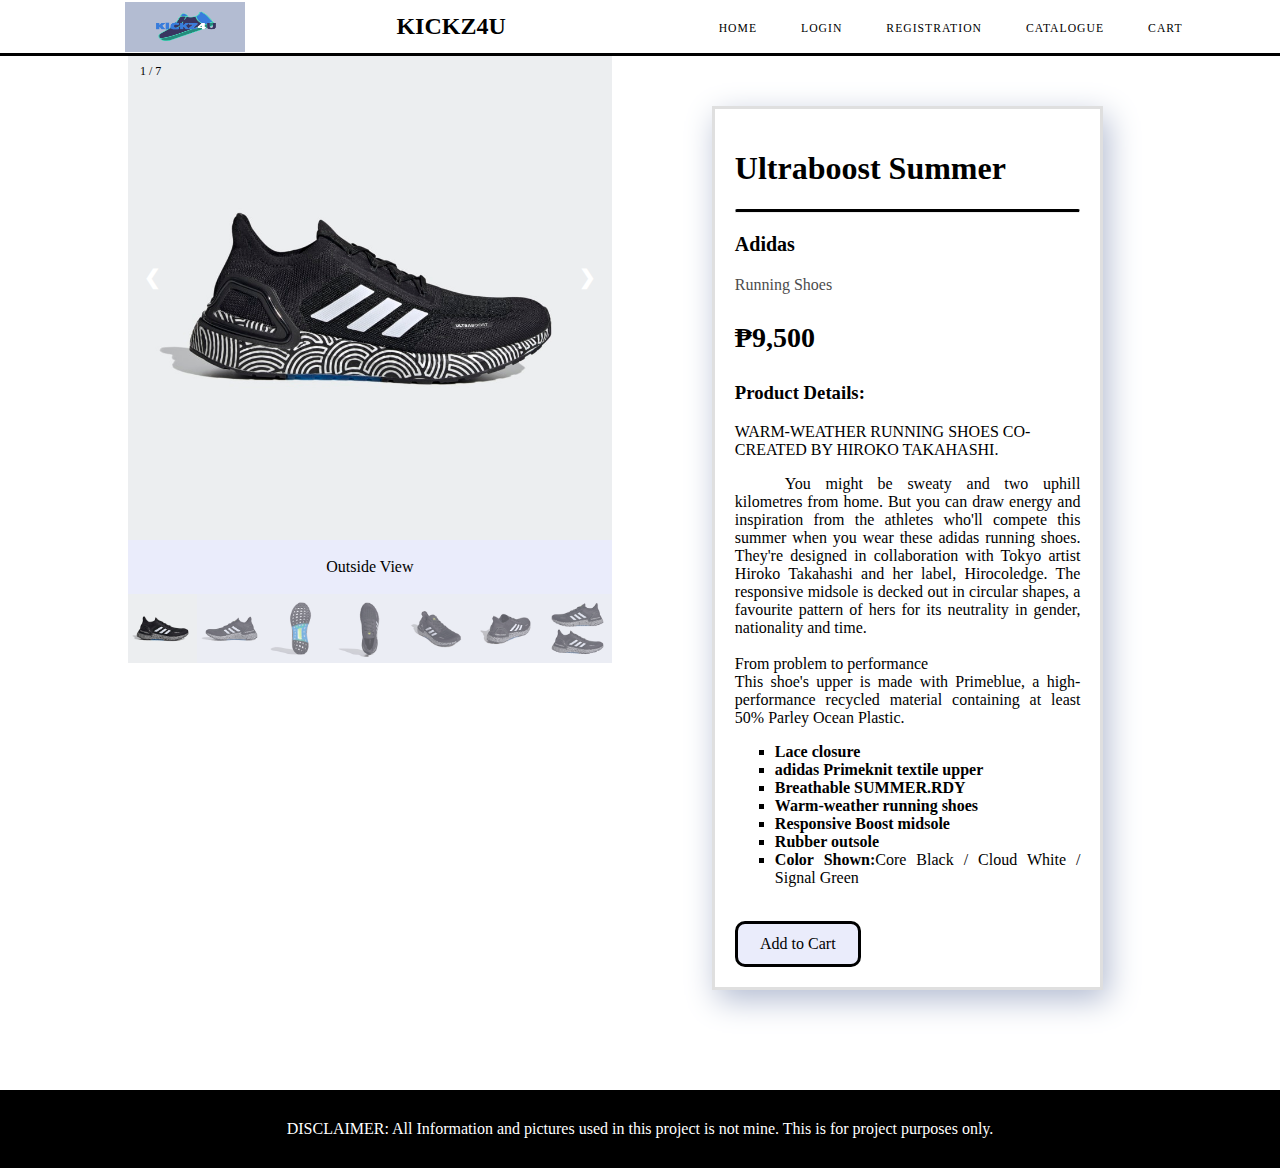
<file: Ultraboost.html>
<!DOCTYPE html>
<html>

<head>
    <meta charset="UTF-8">
    <meta name="viewport" content="width=device-width, initial-scale=1.0">
    <title>Footwear Store</title>
    <link rel="stylesheet" href="style.css">
</head>

<body>
    <section class="header">
        <nav class="top-nav">
            <a href="index.html" style="margin-left: 50px;">
                <img src="images/logo1.png" height="50" width="120">
            </a>
            <a href="index.html" style="color: black;">
                <h2>KICKZ4U</h2>
            </a>
            <ul class="menu">
                <li><a href="index.html" class="inactive1">Home</a></li>
                <li><a href="login.html" class="inactive1">Login</a></li>
                <li><a href="#" class="inactive1">Registration</a></li>
                <li><a href="#" class="inactive1">Catalogue</a></li>
                <li><a href="#" class="inactive1">Cart</a></li>
            </ul>
        </nav>
    </section>
    <section class="item-content">
        <div class="item-gallery">
            <div>
                <div class="container">
                    <div class="Slides">
                        <div class="numbertext">1 / 7</div>
                        <img src="images/Adidas/Ultraboost summer/Ultraboost-side.jpg" style="width:100%">
                    </div>

                    <div class="Slides">
                        <div class="numbertext">2 / 7</div>
                        <img src="images/Adidas/Ultraboost summer/Ultraboost-other-side.jpg" style="width:100%">
                    </div>

                    <div class="Slides">
                        <div class="numbertext">3 / 7</div>
                        <img src="images/Adidas/Ultraboost summer/Ultraboost-sole.jpg" style="width:100%">
                    </div>

                    <div class="Slides">
                        <div class="numbertext">4 / 7</div>
                        <img src="images/Adidas/Ultraboost summer/Ultraboost-top.jpg" style="width:100%">
                    </div>

                    <div class="Slides">
                        <div class="numbertext">5 / 7</div>
                        <img src="images/Adidas/Ultraboost summer/Ultraboost-angled.jpg" style="width:100%">
                    </div>

                    <div class="Slides">
                        <div class="numbertext">6 / 7</div>
                        <img src="images/Adidas/Ultraboost summer/Ultraboost-back-angled.jpg" style="width:100%">
                    </div>

                    <div class="Slides">
                        <div class="numbertext">7 / 7</div>
                        <img src="images/Adidas/Ultraboost summer/Ultraboost-side-by-side.jpg" style="width:100%">
                    </div>

                    <a class="prev" onclick="plusSlides(-1)">❮</a>
                    <a class="next" onclick="plusSlides(1)">❯</a>

                    <div class="caption-container">
                        <p id="caption"></p>
                    </div>

                    <div class="row">
                        <div class="column7">
                            <img class="thumbnails" src="images/Adidas/Ultraboost summer/Ultraboost-side.jpg" onclick="currentSlide(1)" alt="Outside View">
                        </div>
                        <div class="column7">
                            <img class="thumbnails" src="images/Adidas/Ultraboost summer/Ultraboost-other-side.jpg" onclick="currentSlide(2)" alt="Inside View">
                        </div>
                        <div class="column7">
                            <img class="thumbnails" src="images/Adidas/Ultraboost summer/Ultraboost-sole.jpg" onclick="currentSlide(3)" alt="Sole View">
                        </div>
                        <div class="column7">
                            <img class="thumbnails" src="images/Adidas/Ultraboost summer/Ultraboost-top.jpg" onclick="currentSlide(4)" alt="Top View">
                        </div>
                        <div class="column7">
                            <img class="thumbnails" src="images/Adidas/Ultraboost summer/Ultraboost-angled.jpg" onclick="currentSlide(5)" alt="Angled Front View">
                        </div>
                        <div class="column7">
                            <img class="thumbnails" src="images/Adidas/Ultraboost summer/Ultraboost-back-angled.jpg" onclick="currentSlide(6)" alt="Angled Back View">
                        </div>
                        <div class="column7">
                            <img class="thumbnails" src="images/Adidas/Ultraboost summer/Ultraboost-side-by-side.jpg" onclick="currentSlide(7)" alt="Outside and Inside View">
                        </div>
                    </div>
                </div>

                <script>
                    var slideIndex = 1;
                    showSlides(slideIndex);

                    function plusSlides(n) {
                        showSlides(slideIndex += n);
                    }

                    function currentSlide(n) {
                        showSlides(slideIndex = n);
                    }

                    function showSlides(n) {
                        var i;
                        var slides = document.getElementsByClassName("Slides");
                        var dots = document.getElementsByClassName("thumbnails");
                        var captionText = document.getElementById("caption");
                        if (n > slides.length) {
                            slideIndex = 1
                        }
                        if (n < 1) {
                            slideIndex = slides.length
                        }
                        for (i = 0; i < slides.length; i++) {
                            slides[i].style.display = "none";
                        }
                        for (i = 0; i < dots.length; i++) {
                            dots[i].className = dots[i].className.replace(" active", "");
                        }
                        slides[slideIndex - 1].style.display = "block";
                        dots[slideIndex - 1].className += " active";
                        captionText.innerHTML = dots[slideIndex - 1].alt;
                    }
                </script>
            </div>
        </div>
        <div class="item-info">
            <div>
                <h1>Ultraboost Summer</h1>
                <hr style="border-top: 3px solid black; border-radius: 5px;">
                <h3 style="font-size: 20px;">Adidas</h3>
                <div style="color: #4c4c4c;">Running Shoes</div>
                <h3 style="font-size: 28px;">₱9,500</h3>
                <h3>Product Details:</h3>
                WARM-WEATHER RUNNING SHOES CO-CREATED BY HIROKO TAKAHASHI.
                <br>
                <p style="text-indent: 50px; text-align: justify;">
                    You might be sweaty and two uphill kilometres from home. But you can draw energy and inspiration from the athletes who'll compete this summer when you wear these adidas running shoes. They're designed in collaboration with Tokyo artist Hiroko Takahashi and her label, Hirocoledge. The responsive midsole is decked out in circular shapes, a favourite pattern of hers for its neutrality in gender, nationality and time.
                    <br><br>
                    From problem to performance
                    <br>
                    This shoe's upper is made with Primeblue, a high-performance recycled material containing at least 50% Parley Ocean Plastic.
                </p>
                <ul style="list-style: square; text-align: Justify;">
                    <li><b>Lace closure</b></li>
                    <li><b>adidas Primeknit textile upper</b></li>
                    <li><b>Breathable SUMMER.RDY</b></li>
                    <li><b>Warm-weather running shoes</b></li>
                    <li><b>Responsive Boost midsole</b></li>
                    <li><b>Rubber outsole</b></li>
                    <li><b>Color Shown:</b>Core Black / Cloud White / Signal Green</li>
                </ul>
                <br>
                <a class="add-to-cart-btn" href="#">Add to Cart</a>
            </div>
        </div>
    </section>
    <div class="footer">
        <div>
            DISCLAIMER: All Information and pictures used in this project is not mine. This is for project purposes only.
        </div>
    </div>
</body>

</html>
</file>
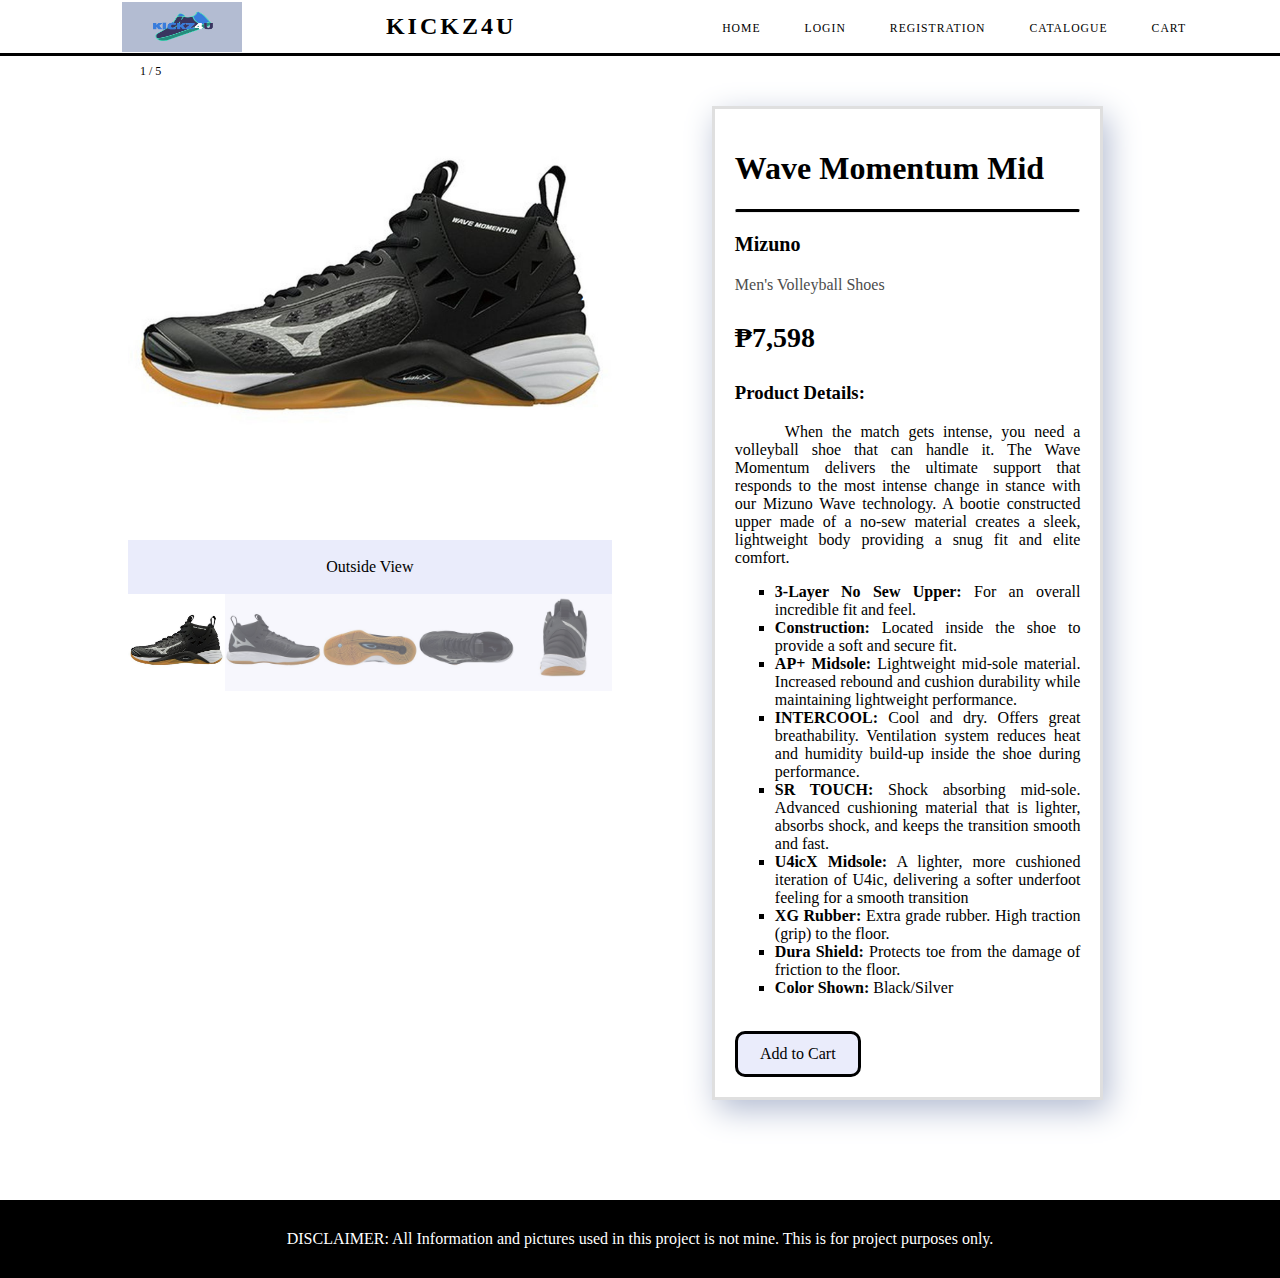
<file: Wave-Momentum-Mid.html>
<!DOCTYPE html>
<html>

<head>
    <meta charset="UTF-8">
    <meta name="viewport" content="width=device-width, initial-scale=1.0">
    <title>Footwear Store</title>
    <link rel="stylesheet" href="style.css">
</head>

<body>
    <section class="header">
        <nav class="top-nav">
            <a href="index.html" style="margin-left: 50px;">
                <img src="images/logo1.png" height="50" width="120">
            </a>
            <a href="index.html" style="color: black;letter-spacing: 3px;">
                <h2>KICKZ4U</h2>
            </a>
            <ul class="menu">
                <li><a href="index.html" class="inactive1">Home</a></li>
                <li><a href="login.html" class="inactive1">Login</a></li>
                <li><a href="#" class="inactive1">Registration</a></li>
                <li><a href="#" class="inactive1">Catalogue</a></li>
                <li><a href="#" class="inactive1">Cart</a></li>
            </ul>
        </nav>
    </section>
    <section class="item-content">
        <div class="item-gallery">
            <div>
                <div class="container">
                    <div class="Slides">
                        <div class="numbertext">1 / 5</div>
                        <img src="images/Mizuno/Wave Momentum Mid Volleyball Men Shoes/wave-momentum-mid-side.jpg" style="width:100%">
                    </div>

                    <div class="Slides">
                        <div class="numbertext">2 / 5</div>
                        <img src="images/Mizuno/Wave Momentum Mid Volleyball Men Shoes/wave-momentum-mid-other-side.jpg" style="width:100%">
                    </div>

                    <div class="Slides">
                        <div class="numbertext">3 / 5</div>
                        <img src="images/Mizuno/Wave Momentum Mid Volleyball Men Shoes/wave-momentum-mid-sole.jpg" style="width:100%">
                    </div>

                    <div class="Slides">
                        <div class="numbertext">4 / 5</div>
                        <img src="images/Mizuno/Wave Momentum Mid Volleyball Men Shoes/wave-momentum-mid-top.jpg" style="width:100%">
                    </div>

                    <div class="Slides">
                        <div class="numbertext">5 / 5</div>
                        <img src="images/Mizuno/Wave Momentum Mid Volleyball Men Shoes/wave-momentum-mid-back.jpg" style="width:100%">
                    </div>

                    <a class="prev" onclick="plusSlides(-1)">❮</a>
                    <a class="next" onclick="plusSlides(1)">❯</a>

                    <div class="caption-container">
                        <p id="caption"></p>
                    </div>

                    <div class="row">
                        <div class="column5">
                            <img class="thumbnails" src="images/Mizuno/Wave Momentum Mid Volleyball Men Shoes/wave-momentum-mid-side.jpg" onclick="currentSlide(1)" alt="Outside View">
                        </div>
                        <div class="column5">
                            <img class="thumbnails" src="images/Mizuno/Wave Momentum Mid Volleyball Men Shoes/wave-momentum-mid-other-side.jpg" onclick="currentSlide(2)" alt="Inside View">
                        </div>
                        <div class="column5">
                            <img class="thumbnails" src="images/Mizuno/Wave Momentum Mid Volleyball Men Shoes/wave-momentum-mid-sole.jpg" onclick="currentSlide(3)" alt="Sole View">
                        </div>
                        <div class="column5">
                            <img class="thumbnails" src="images/Mizuno/Wave Momentum Mid Volleyball Men Shoes/wave-momentum-mid-top.jpg" onclick="currentSlide(4)" alt="Top View">
                        </div>
                        <div class="column5">
                            <img class="thumbnails" src="images/Mizuno/Wave Momentum Mid Volleyball Men Shoes/wave-momentum-mid-back.jpg" onclick="currentSlide(5)" alt="Back View">
                        </div>
                    </div>
                </div>

                <script>
                    var slideIndex = 1;
                    showSlides(slideIndex);

                    function plusSlides(n) {
                        showSlides(slideIndex += n);
                    }

                    function currentSlide(n) {
                        showSlides(slideIndex = n);
                    }

                    function showSlides(n) {
                        var i;
                        var slides = document.getElementsByClassName("Slides");
                        var dots = document.getElementsByClassName("thumbnails");
                        var captionText = document.getElementById("caption");
                        if (n > slides.length) {
                            slideIndex = 1
                        }
                        if (n < 1) {
                            slideIndex = slides.length
                        }
                        for (i = 0; i < slides.length; i++) {
                            slides[i].style.display = "none";
                        }
                        for (i = 0; i < dots.length; i++) {
                            dots[i].className = dots[i].className.replace(" active", "");
                        }
                        slides[slideIndex - 1].style.display = "block";
                        dots[slideIndex - 1].className += " active";
                        captionText.innerHTML = dots[slideIndex - 1].alt;
                    }
                </script>
            </div>
        </div>
        <div class="item-info">
            <div>
                <h1>Wave Momentum Mid</h1>
                <hr style="border-top: 3px solid black; border-radius: 5px;">
                <h3 style="font-size: 20px;">Mizuno</h3>
                <div style="color: #4c4c4c;">Men's Volleyball Shoes</div>
                <h3 style="font-size: 28px;">₱7,598</h3>
                <h3>Product Details:</h3>
                <p style="text-indent: 50px; text-align: justify;">
                    When the match gets intense, you need a volleyball shoe that can handle it. The Wave Momentum delivers the ultimate support that responds to the most intense change in stance with our Mizuno Wave technology. A bootie constructed upper made of a no-sew material creates a sleek, lightweight body providing a snug fit and elite comfort.</p>
                <ul style="list-style:square; text-align: Justify;">
                    <li><b>3-Layer No Sew Upper:</b> For an overall incredible fit and feel.</li>
                    <li><b>Construction:</b> Located inside the shoe to provide a soft and secure fit.</li>
                    <li><b>AP+ Midsole:</b> Lightweight mid-sole material. Increased rebound and cushion durability while maintaining lightweight performance.</li>
                    <li><b>INTERCOOL:</b> Cool and dry. Offers great breathability. Ventilation system reduces heat and humidity build-up inside the shoe during performance.</li>
                    <li><b>SR TOUCH:</b> Shock absorbing mid-sole. Advanced cushioning material that is lighter, absorbs shock, and keeps the transition smooth and fast.</li>
                    <li><b>U4icX Midsole:</b> A lighter, more cushioned iteration of U4ic, delivering a softer underfoot feeling for a smooth transition</li>
                    <li><b>XG Rubber:</b> Extra grade rubber. High traction (grip) to the floor.</li>
                    <li><b>Dura Shield:</b> Protects toe from the damage of friction to the floor.</li>
                    <li><b>Color Shown:</b> Black/Silver</li>
                </ul>
                <br>
                <a class="add-to-cart-btn" href="#">Add to Cart</a>
            </div>
        </div>
    </section>
    <div class="footer">
        <div>
            DISCLAIMER: All Information and pictures used in this project is not mine. This is for project purposes only.
        </div>
    </div>
</body>

</html>
</file>
<file: style.css>
body{
    margin: 0;
    padding: 0;
    box-sizing: border-box;
    font-family: 'Times New Roman', Times, serif;
    background-color: #fff;
}

a{
    text-decoration: none;
}

ul{
    list-style: none;
}

input,button,textarea{
    border:none;
    outline:none;
}

/***************NAVIGATION*************/

.top-nav{
    display: flex;
    justify-content: space-around;
    align-items: center;
    left: 0;
    top: 0;
    width: 100%;
    z-index: 1;
    height: 53px;
    background: white;
    border-bottom: 3px solid black;
}

.top-nav ul{
    display: flex;
}

.top-nav ul li a{
    height: 40px;
    line-height: 43px;
    padding: 0 22px;
    display: flex;
    font-size: 0.73rem;
    text-transform: uppercase;
    font-weight: 500;
    letter-spacing: 1px;
    transition-timing-function: 0.6s ease-in-out;
    
}

.active:hover{
    background-color: black;
    color: white;
}

.active{
    background-color:white;
    color: black;
}

.inactive1{
    background-color: white;
    color: black;
}

.inactive1:hover{
    background-color: black;
    color: white;
}

.header{
    width: 100%;
}

.header-Feature{
    width: 100%;
    height: 800px;
    background-repeat: no-repeat;
    background-size: cover;
    background-image: url(images/bg_home.jpg);
    flex-wrap: wrap;
}

.main-heading{
    width: 500px;
    position: absolute;
    left: 16%;
    top: 28%;
    transform: translate(-16%,-28%);
}

.main-heading h1{
    font-size: 45px;
    margin: 0px;
    letter-spacing: 3px;
    color: white;
}

.main-heading p{
    color: white;
}

.main-btn{
    width: 120px;
    height: 40px;
    display: flex;
    justify-content: center;
    align-items: center;
    background-color: #387cdc;
    border-radius: 10px;
    color: black;
    transition: 0.6 ease-in-out;
}

.main-btn:hover{
    box-shadow: 5px 10px 30px #b3bcd2;
}

@media (max-width: 600px) {
    .top-nav {
      flex-direction: column;
    }
  }


/***************MAIN FRAME*************/

.i-img{
    width: 100%;
    height: 65%;
}

.i-img img{
    width: 100%;
    height: 100%;
}

.i-text{
    margin-top: 10px;
    width: 100%;
    height: 30%;
    display: flex;
    justify-content: center;
    align-items: center;
    flex-direction: column;
    text-align: center;
}

.mainFrame .item-list a{
    color: black;
}

.left-nav{
    height: 100%;
    position: relative;
    top: 0;
    left: 0;
    overflow-x: hidden;
    padding-top: 60px;
    display: block;
    clear: both;
    float: left;
    justify-content: space-around;
    margin-left: 100px;
    z-index: 1;
    width: 15%;
}

.brand-list ul{
    padding: 2em;
    margin: 0;
    list-style: none;
    border: 3px solid rgb(223, 223, 223);
    border-radius: 5px;
}

.brand-list ul h2{
    margin-top: -15px;
    text-transform: uppercase;
}

.left-nav .brand-list ul li a{
    height: 40px;
    line-height: 43px;
    margin: 0px;
    padding: 0 10px;
    display: flex;
    font-size: 14px;
    text-transform: uppercase;
    font-weight: 700;
    letter-spacing: 1px;
    border-radius: 3px;
    transition-timing-function: 0.6s ease-in-out;
}

.inactive2{
    background-color: white;
    color: rgb(0, 0, 0);
    font-size: 14px;
    text-transform: uppercase;
}

.inactive2:hover{
    background-color: black;
    color: white;
    box-shadow: 5px 10px 30px #b3bcd2;

}

@media (max-width: 600px) {
    .left-nav, .mainFrame {
      width: 100%; /* The width is 100%, when the viewport is 800px or smaller */
    }
  }

.mainContent{
    height: 100%;
}
.mainFrame{
    box-sizing: border-box;
    float: left;
    margin-top: 15px;
    width: 65%;
}

.mainFrame .item-list ul{
    float: left;
}

.item-box{
    background-color: white;
    width: 280px;
    height: 370px;
    margin: 10px;
    border-radius: 10px;
    overflow: hidden;
    position: relative;
    box-shadow: 5px 10px 30px #b3bcd2;
    float: left;
}

/***************ITEM-CONTENT*************/

.item-content{
    height: 100%;
    margin-left: 10%;
}

.item-gallery{
    box-sizing: border-box;
    float: left;
    width: 42%;
    background-color: #eaecfb;
}

img {
    vertical-align: middle;
}
  
.container {
    position: relative;
}

.Slides {
    display: none;
}
  
.thumbnails {
    cursor: pointer;
    width: 100%;
}
  
.prev, .next {
    cursor: pointer;
    position: absolute;
    top: 40%;
    width: auto;
    padding: 16px;
    margin-top: -50px;
    color: white;
    font-weight: bold;
    font-size: 20px;
    border-radius: 0 3px 3px 0;
    user-select: none;
    -webkit-user-select: none;
}
  
.next {
    right: 0;
    border-radius: 3px 0 0 3px;
}
  
.prev:hover,.next:hover {
    background-color: rgba(0, 0, 0, 0.8);
}
  
.numbertext {
    color: black;
    font-size: 12px;
    padding: 8px 12px;
    position: absolute;
    top: 0;
}
  
.caption-container {
    text-align: center;
    background-color: #eaecfb;
    padding: 2px 16px;
    color: black;
}
  
.row:after {
    content: "";
    display: table;
    clear: both;
}
  
.column5 {
    float: left;
    width: 20%;
}

.column6{
    float: left;
    width: 16.66%;
}

.column7{
    float: left;
    width: 14.285%;
}

.column8{
    float: left;
    width: 12.5%;
}
 
.thumbnails {
    opacity: 0.6;
}
  
.active,.thumbnails:hover {
    opacity: 1;
}

.item-info{
    height: 100%;
    top: 0;
    left: 0;
    overflow-x: hidden;
    padding: 20px 20px 20px 20px;
    display: block;
    float: left;
    justify-content: space-around;
    margin-top: 50px;
    margin-left: 100px;
    z-index: 1;
    width: 30%;
    border: 3px solid rgb(223, 223, 223);
    box-shadow: 5px 10px 30px #b3bcd2;
}

.add-to-cart-btn{
    width: 120px;
    height: 40px;
    display: flex;
    justify-content: center;
    align-items: center;
    background-color: #eaecfb;
    border-radius: 10px;
    color: Black;
    transition: 0.6 ease-in-out;
    border: 3px solid black;  
}

/***************FOOTER*************/

.footer{
    float: left;
    left: 0;
    bottom: 0;
    width: 100%;
    background-color: black;
    color: white;
    text-align: center;
    margin-top: 100px;
    padding-top: 30px;
    padding-bottom: 30px;
}

/***************LOG-IN*************/

.login-body{
    height: 100%;
    width: 100%;
    background-repeat: no-repeat;
    background-size: cover;
    background-image: url(images/bg.jpg);
    flex-wrap: wrap;
}
.login-box{
    width: 280px;
    position: absolute;
    top: 40%;
    left: 50%;
    transform: translate(-50%, -50%);
    color: white;
}
.login-box h1{
    float: left;
    font-size: 40px;
    border-bottom: 6px solid #387cdc;
    margin-bottom: 15px;
    padding: 5px 0;
    color: #eaecfb;
}
.textbox{
    width: 100%;
    overflow: hidden;
    font-size: 20px;
    padding: 8px 0;
    margin: 8px 0;
    border-bottom: 1px solid #eaecfb;
}
.textbox i{
    float: left;
    text-align: center;
}
.textbox input{
    border: none;
    outline: none;
    background: none;
    color: white;
    font-size: 18px;
    width: 80%;
    float: left;
    margin: 0 10px;
}
.btn{
    width: 100%;
    background: none;
    border: 2px solid #387cdc;
    color: #eaecfb;
    padding: 5px;
    font-size: 16px;
    cursor: pointer;
    margin: 10px 0;
}
</file>
